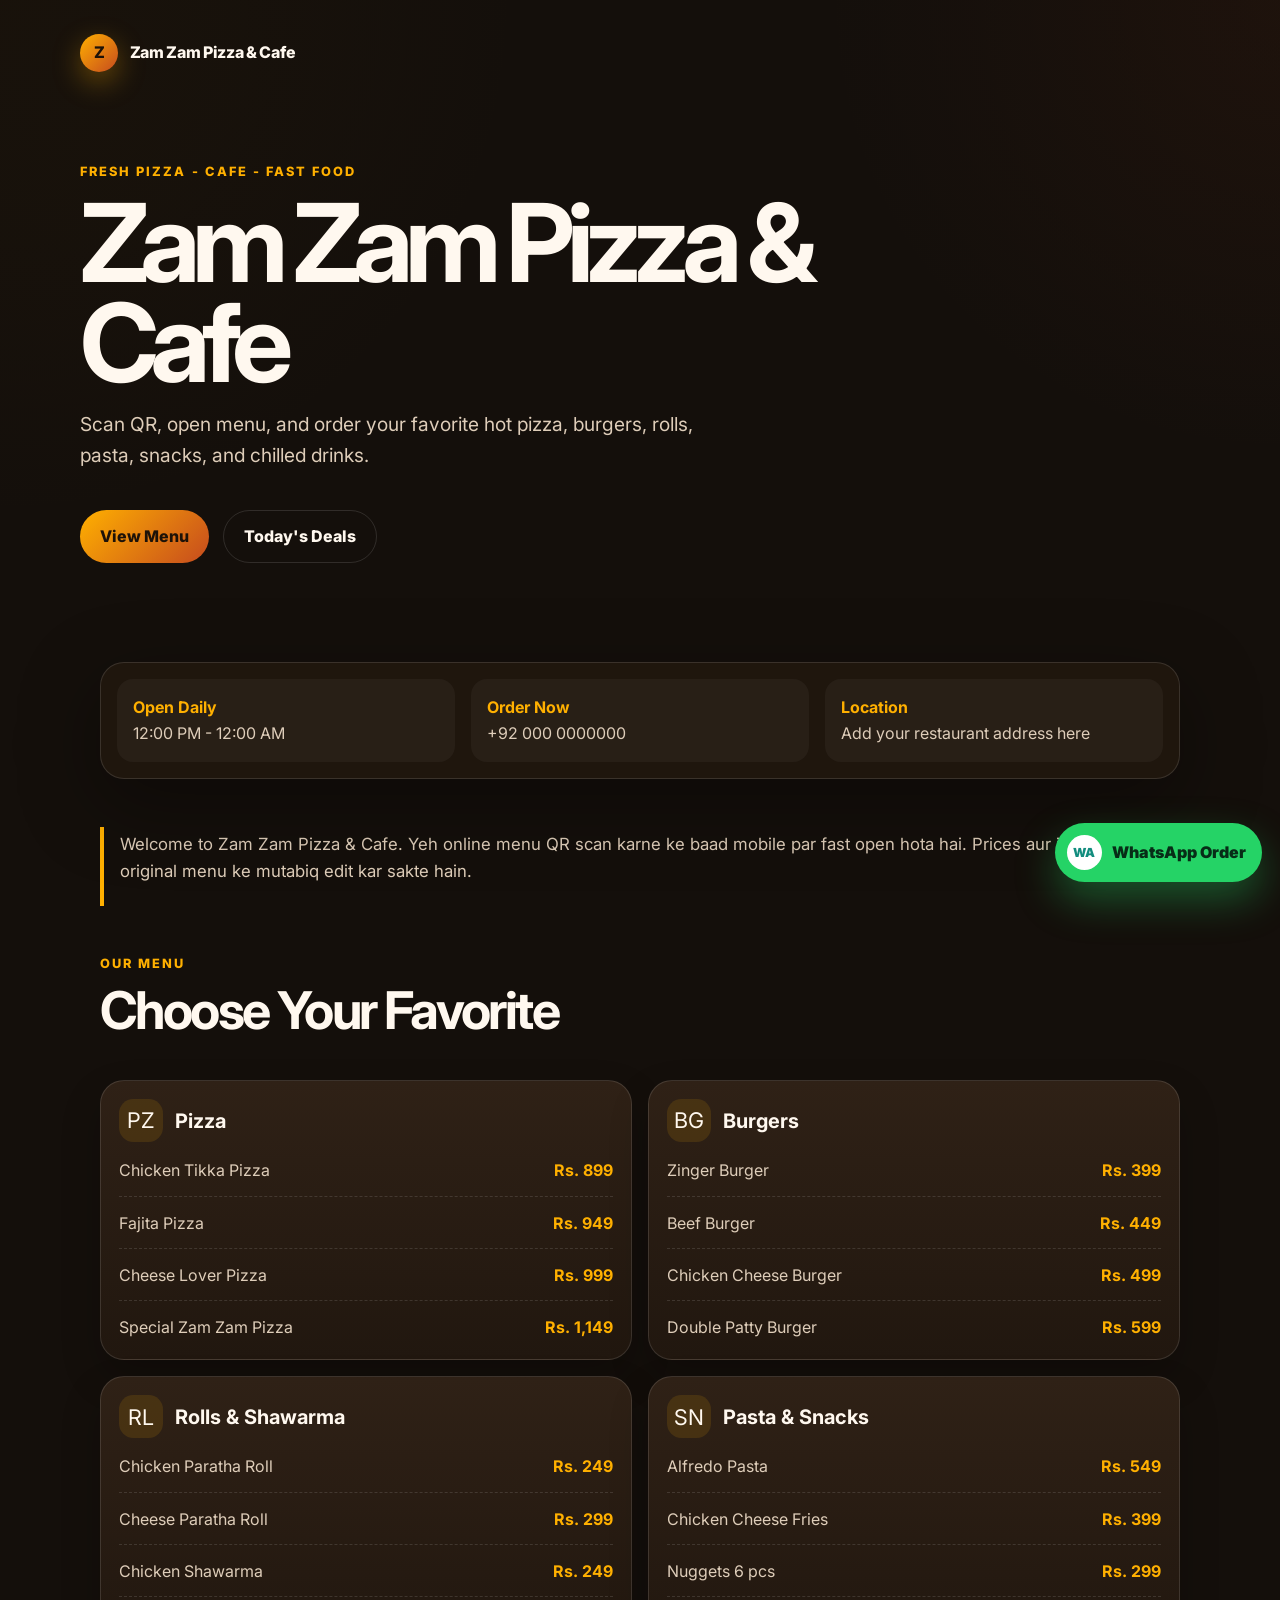
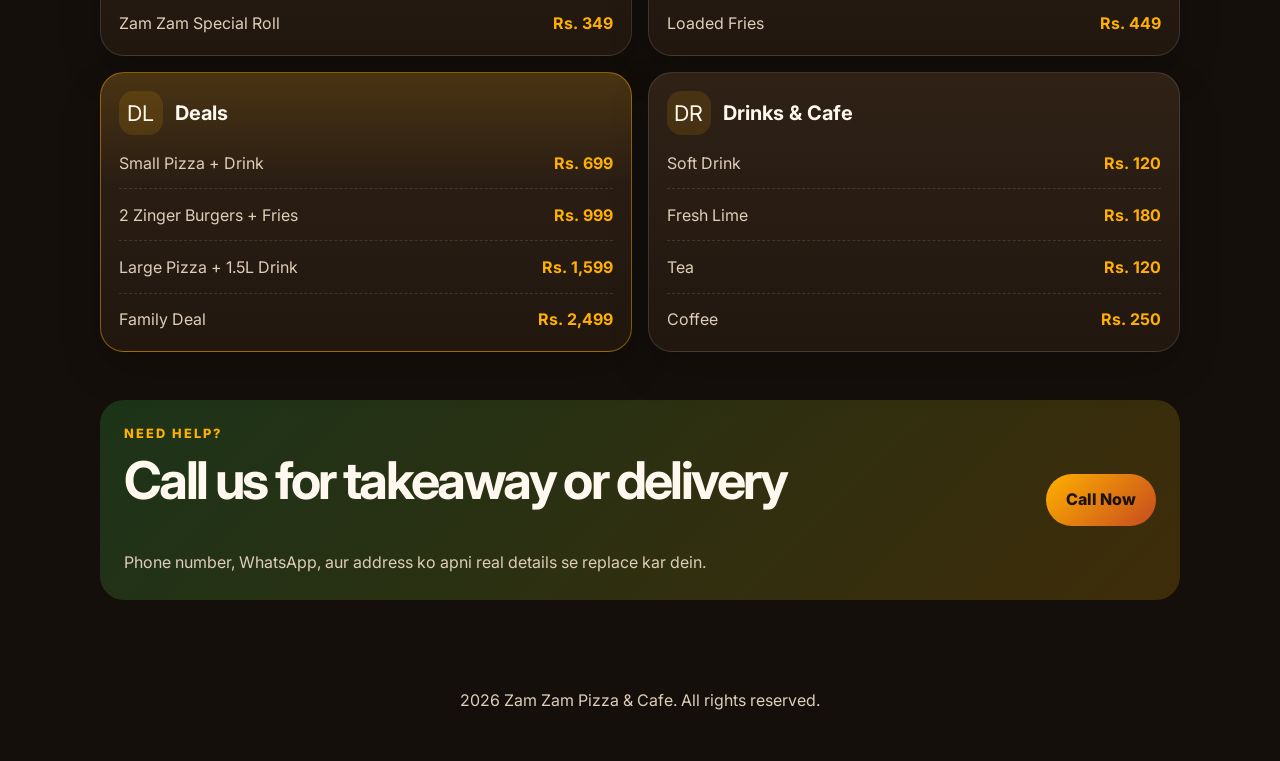
<file: index.html>
<!doctype html>
<html lang="en">
  <head>
    <meta charset="utf-8">
    <meta name="viewport" content="width=device-width, initial-scale=1">
    <meta name="description" content="Online menu for Zam Zam Pizza & Cafe. Scan the QR code to view pizzas, burgers, rolls, pasta, deals, and drinks.">
    <title>Zam Zam Pizza & Cafe - Online Menu</title>
    <link rel="preconnect" href="https://fonts.googleapis.com">
    <link rel="preconnect" href="https://fonts.gstatic.com" crossorigin>
    <link href="https://fonts.googleapis.com/css2?family=Inter:wght@400;600;700;800&display=swap" rel="stylesheet">
    <link rel="stylesheet" href="styles.css">
  </head>
  <body>
    <header class="hero">
      <nav class="topbar" aria-label="Main navigation">
        <a class="brand" href="#top" aria-label="Zam Zam Pizza & Cafe home">
          <span class="brand-mark">Z</span>
          <span data-restaurant-name>Zam Zam Pizza & Cafe</span>
        </a>
      </nav>

      <section id="top" class="hero-content">
        <p class="eyebrow" data-tagline>Fresh Pizza - Cafe - Fast Food</p>
        <h1 data-restaurant-name>Zam Zam Pizza & Cafe</h1>
        <p class="hero-text" data-hero-text>
          Scan QR, open menu, and order your favorite hot pizza, burgers, rolls,
          pasta, snacks, and chilled drinks.
        </p>
        <div class="hero-actions">
          <a class="button primary" href="#menu">View Menu</a>
          <a class="button secondary" href="#deals">Today's Deals</a>
        </div>
      </section>
    </header>

    <main>
      <section class="notice" aria-label="Ordering details">
        <div>
          <strong data-hours-label>Open Daily</strong>
          <span data-hours>12:00 PM - 12:00 AM</span>
        </div>
        <div>
          <strong data-phone-label>Order Now</strong>
          <a data-phone href="tel:+920000000000">+92 000 0000000</a>
        </div>
        <div>
          <strong data-location-label>Location</strong>
          <span data-address>Add your restaurant address here</span>
        </div>
      </section>

      <section class="intro">
        <p data-intro>
          Welcome to Zam Zam Pizza & Cafe. Yeh online menu QR scan karne ke baad
          mobile par fast open hota hai. Prices aur items ko apne original menu
          ke mutabiq edit kar sakte hain.
        </p>
      </section>

      <section id="menu" class="menu-section">
        <div class="section-heading">
          <p class="eyebrow">Our Menu</p>
          <h2>Choose Your Favorite</h2>
        </div>

        <div class="category-grid" id="menu-categories"></div>
      </section>

      <section class="cta">
        <div>
          <p class="eyebrow">Need Help?</p>
          <h2 data-help-title>Call us for takeaway or delivery</h2>
          <p data-help-text>Phone number, WhatsApp, aur address ko apni real details se replace kar dein.</p>
        </div>
        <a class="button primary" data-call-button href="tel:+920000000000">Call Now</a>
      </section>
    </main>

    <a class="whatsapp-float" data-whatsapp-button href="https://wa.me/920000000000" target="_blank" rel="noopener" aria-label="Order on WhatsApp">
      <span class="whatsapp-dot">WA</span>
      <span>WhatsApp Order</span>
    </a>

    <footer>
      <p><span id="year"></span> <span data-restaurant-name>Zam Zam Pizza & Cafe</span>. All rights reserved.</p>
    </footer>

    <script src="menu-data.js"></script>
    <script src="app.js"></script>
  </body>
</html>
</file>
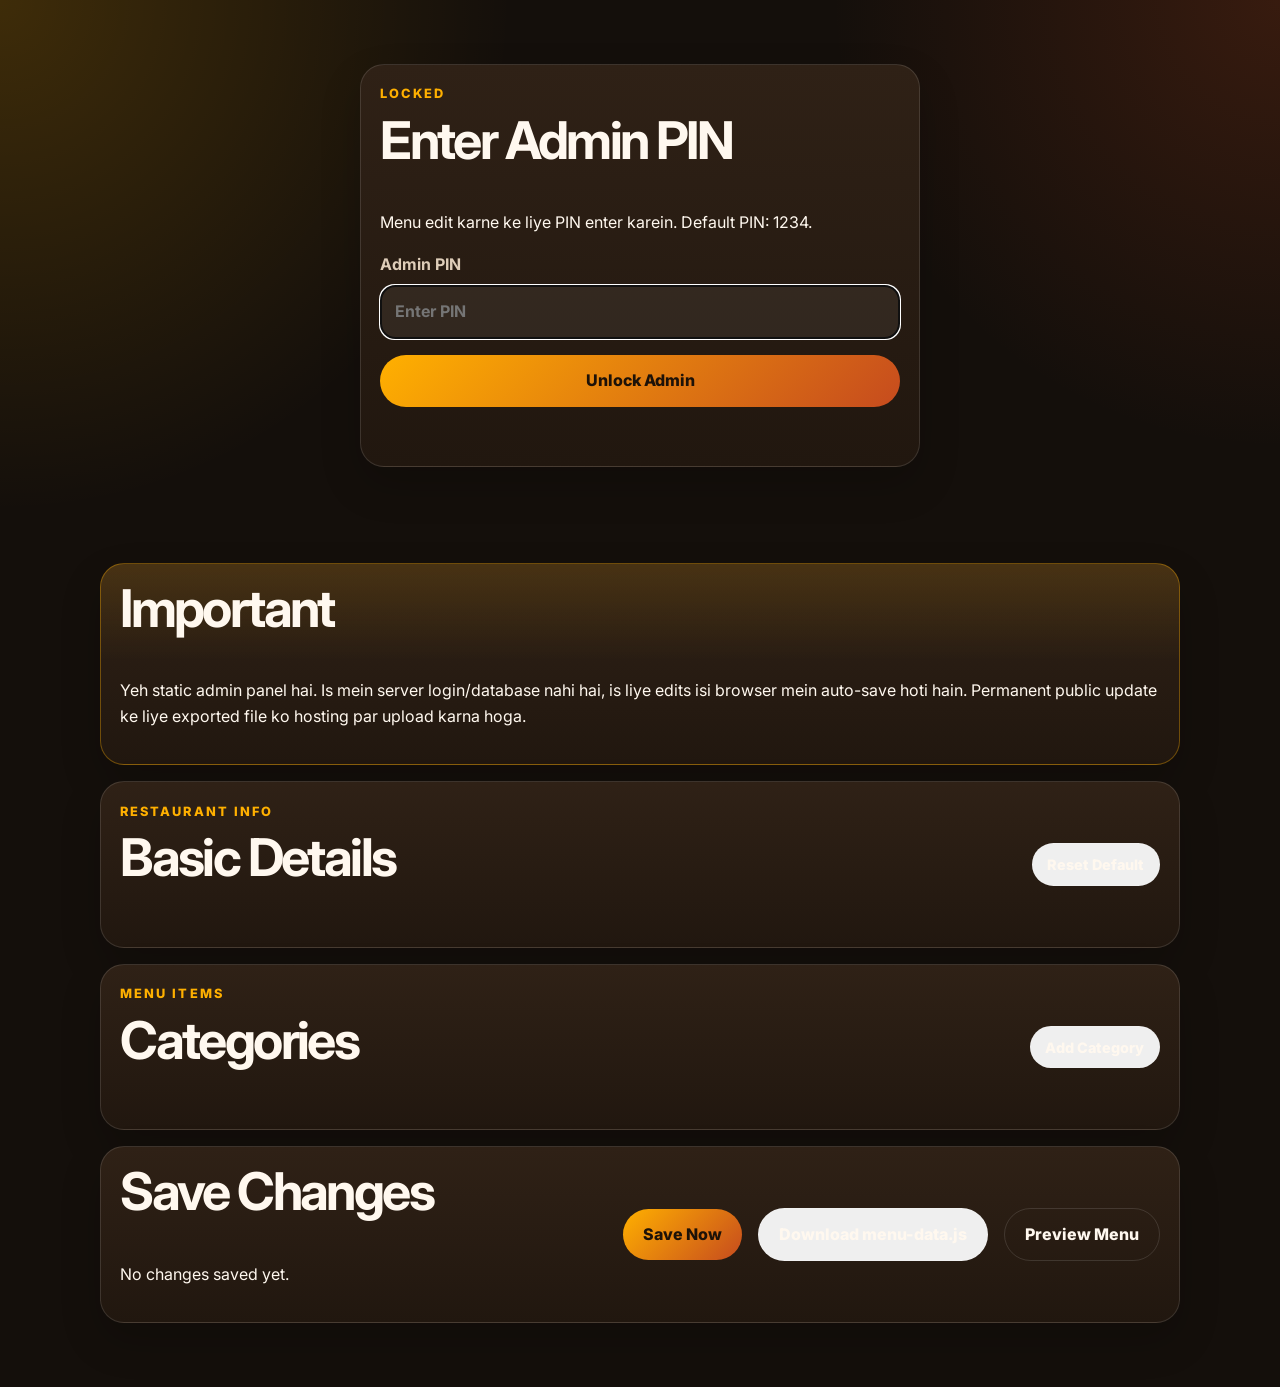
<file: admin.html>
<!doctype html>
<html lang="en">
  <head>
    <meta charset="utf-8">
    <meta name="viewport" content="width=device-width, initial-scale=1">
    <meta name="description" content="Admin panel for editing Zam Zam Pizza & Cafe menu.">
    <title>Admin Panel - Zam Zam Pizza & Cafe</title>
    <link rel="preconnect" href="https://fonts.googleapis.com">
    <link rel="preconnect" href="https://fonts.gstatic.com" crossorigin>
    <link href="https://fonts.googleapis.com/css2?family=Inter:wght@400;600;700;800&display=swap" rel="stylesheet">
    <link rel="stylesheet" href="styles.css">
  </head>
  <body>
    <header class="admin-header" id="admin-header" hidden>
      <nav class="topbar" aria-label="Admin navigation">
        <a class="brand" href="index.html">
          <span class="brand-mark">Z</span>
          <span>Zam Zam Pizza & Cafe</span>
        </a>
        <div class="nav-actions">
          <a class="qr-link" href="index.html">View Menu</a>
          <a class="qr-link" href="qr.html">Print QR</a>
        </div>
      </nav>

      <section class="admin-hero">
        <p class="eyebrow">Admin Panel</p>
        <h1>Edit Menu</h1>
        <p>
          Items aur prices edit karein. Save karne ke baad isi device/browser par
          menu updated nazar aayega. Public website update karne ke liye
          "Download menu-data.js" file ko repository mein replace karein.
        </p>
      </section>
    </header>

    <main class="admin-lock" id="admin-lock">
      <section class="admin-card lock-card">
        <p class="eyebrow">Locked</p>
        <h2>Enter Admin PIN</h2>
        <p>Menu edit karne ke liye PIN enter karein. Default PIN: 1234.</p>
        <form class="pin-form" id="pin-form">
          <label class="field">
            <span>Admin PIN</span>
            <input id="pin-input" type="password" inputmode="numeric" autocomplete="current-password" placeholder="Enter PIN">
          </label>
          <button class="button primary" type="submit">Unlock Admin</button>
        </form>
        <p class="pin-error" id="pin-error" role="alert"></p>
      </section>
    </main>

    <main class="admin-shell" id="admin-shell" hidden>
      <section class="admin-card warning-card">
        <h2>Important</h2>
        <p>
          Yeh static admin panel hai. Is mein server login/database nahi hai, is
          liye edits isi browser mein auto-save hoti hain. Permanent public update
          ke liye exported file ko hosting par upload karna hoga.
        </p>
      </section>

      <section class="admin-card">
        <div class="admin-card-heading">
          <div>
            <p class="eyebrow">Restaurant Info</p>
            <h2>Basic Details</h2>
          </div>
          <button class="button secondary compact" type="button" id="reset-default">Reset Default</button>
        </div>

        <div class="form-grid" id="restaurant-fields"></div>
      </section>

      <section class="admin-card">
        <div class="admin-card-heading">
          <div>
            <p class="eyebrow">Menu Items</p>
            <h2>Categories</h2>
          </div>
          <button class="button secondary compact" type="button" id="add-category">Add Category</button>
        </div>

        <div class="category-editor" id="category-editor"></div>
      </section>

      <section class="admin-actions admin-card">
        <div>
          <h2>Save Changes</h2>
          <p id="admin-status">No changes saved yet.</p>
        </div>
        <div class="admin-button-row">
          <button class="button primary" type="button" id="save-menu">Save Now</button>
          <button class="button secondary" type="button" id="download-data">Download menu-data.js</button>
          <a class="button secondary" href="index.html">Preview Menu</a>
        </div>
      </section>
    </main>

    <script src="menu-data.js"></script>
    <script src="admin.js"></script>
  </body>
</html>
</file>
<file: styles.css>
:root {
  --bg: #140f0b;
  --card: #21170f;
  --card-strong: #2f2116;
  --text: #fff8ef;
  --muted: #decdb9;
  --brand: #ffb000;
  --brand-dark: #c64b1e;
  --accent: #39b54a;
  --line: rgba(255, 255, 255, 0.12);
  --shadow: 0 24px 80px rgba(0, 0, 0, 0.35);
}

* {
  box-sizing: border-box;
}

html {
  scroll-behavior: smooth;
}

body {
  margin: 0;
  background:
    radial-gradient(circle at top left, rgba(255, 176, 0, 0.18), transparent 32rem),
    radial-gradient(circle at top right, rgba(198, 75, 30, 0.2), transparent 28rem),
    var(--bg);
  color: var(--text);
  font-family: "Inter", Arial, sans-serif;
  line-height: 1.6;
}

a {
  color: inherit;
}

.hero {
  min-height: 78vh;
  padding: 1.25rem;
  background:
    linear-gradient(135deg, rgba(20, 15, 11, 0.9), rgba(20, 15, 11, 0.62)),
    url("https://images.unsplash.com/photo-1513104890138-7c749659a591?auto=format&fit=crop&w=1600&q=80") center/cover;
}

.admin-header {
  padding: 1.25rem;
  background:
    radial-gradient(circle at top left, rgba(255, 176, 0, 0.18), transparent 30rem),
    linear-gradient(135deg, #21170f, #140f0b);
}

.topbar,
.hero-content,
.admin-hero,
main,
footer {
  width: min(1120px, 100%);
  margin: 0 auto;
}

.topbar {
  display: flex;
  align-items: center;
  justify-content: space-between;
  gap: 1rem;
  padding: 0.85rem 0;
}

.brand,
.qr-link,
.button {
  text-decoration: none;
}

.brand {
  display: inline-flex;
  align-items: center;
  gap: 0.7rem;
  font-weight: 800;
  letter-spacing: -0.02em;
}

.nav-actions {
  display: flex;
  flex-wrap: wrap;
  justify-content: flex-end;
  gap: 0.6rem;
}

.brand-mark {
  display: grid;
  width: 2.4rem;
  height: 2.4rem;
  place-items: center;
  border-radius: 50%;
  background: linear-gradient(135deg, var(--brand), var(--brand-dark));
  color: #1d1208;
  box-shadow: 0 10px 28px rgba(255, 176, 0, 0.35);
}

.qr-link {
  border: 1px solid var(--line);
  border-radius: 999px;
  padding: 0.65rem 1rem;
  color: var(--muted);
  font-weight: 700;
}

.hero-content {
  display: grid;
  align-content: center;
  min-height: 58vh;
  padding: 4rem 0 2rem;
}

.admin-hero {
  padding: 3rem 0 2.5rem;
}

.admin-hero p {
  max-width: 740px;
  color: var(--muted);
}

.eyebrow {
  margin: 0 0 0.65rem;
  color: var(--brand);
  font-size: 0.8rem;
  font-weight: 800;
  letter-spacing: 0.16em;
  text-transform: uppercase;
}

h1,
h2,
h3,
p {
  margin-top: 0;
}

h1 {
  max-width: 780px;
  margin-bottom: 1rem;
  font-size: clamp(3rem, 10vw, 6.8rem);
  line-height: 0.92;
  letter-spacing: -0.08em;
}

h2 {
  font-size: clamp(2rem, 5vw, 3.25rem);
  line-height: 1;
  letter-spacing: -0.05em;
}

h3 {
  margin-bottom: 0;
  font-size: 1.25rem;
}

.hero-text {
  max-width: 620px;
  color: var(--muted);
  font-size: clamp(1rem, 2.6vw, 1.2rem);
}

.hero-actions {
  display: flex;
  flex-wrap: wrap;
  gap: 0.85rem;
  margin-top: 1.25rem;
}

.button {
  display: inline-flex;
  align-items: center;
  justify-content: center;
  min-height: 3rem;
  border: 0;
  border-radius: 999px;
  padding: 0.8rem 1.25rem;
  font: inherit;
  font-weight: 800;
  cursor: pointer;
}

.button.compact {
  min-height: auto;
  padding: 0.55rem 0.9rem;
  font-size: 0.9rem;
}

.button.primary {
  background: linear-gradient(135deg, var(--brand), var(--brand-dark));
  color: #1d1208;
}

.button.secondary {
  border: 1px solid var(--line);
  color: var(--text);
}

main {
  padding: 2rem 1.25rem 4rem;
}

.notice {
  display: grid;
  grid-template-columns: repeat(3, 1fr);
  gap: 1rem;
  margin-top: -4.5rem;
  border: 1px solid var(--line);
  border-radius: 1.5rem;
  padding: 1rem;
  background: rgba(33, 23, 15, 0.92);
  box-shadow: var(--shadow);
  backdrop-filter: blur(14px);
}

.notice div {
  padding: 1rem;
  border-radius: 1rem;
  background: rgba(255, 255, 255, 0.04);
}

.notice strong,
.notice span,
.notice a {
  display: block;
}

.notice strong {
  color: var(--brand);
}

.notice span,
.notice a {
  color: var(--muted);
  text-decoration: none;
}

.intro {
  margin: 3rem 0;
  border-left: 4px solid var(--brand);
  padding: 0.25rem 0 0.25rem 1rem;
  color: var(--muted);
  font-size: 1.05rem;
}

.section-heading {
  margin-bottom: 1.5rem;
}

.category-grid {
  display: grid;
  grid-template-columns: repeat(2, minmax(0, 1fr));
  gap: 1rem;
}

.menu-card {
  border: 1px solid var(--line);
  border-radius: 1.5rem;
  padding: 1.15rem;
  background: linear-gradient(180deg, var(--card-strong), var(--card));
  box-shadow: 0 18px 40px rgba(0, 0, 0, 0.2);
}

.menu-card.highlight {
  border-color: rgba(255, 176, 0, 0.45);
  background:
    linear-gradient(180deg, rgba(255, 176, 0, 0.13), transparent 40%),
    linear-gradient(180deg, var(--card-strong), var(--card));
}

.card-heading {
  display: flex;
  align-items: center;
  gap: 0.75rem;
  margin-bottom: 1rem;
}

.icon {
  display: grid;
  width: 2.7rem;
  height: 2.7rem;
  place-items: center;
  border-radius: 0.9rem;
  background: rgba(255, 176, 0, 0.12);
  font-size: 1.35rem;
}

.menu-list {
  display: grid;
  gap: 0.85rem;
  margin: 0;
  padding: 0;
  list-style: none;
}

.menu-list li {
  display: flex;
  align-items: baseline;
  justify-content: space-between;
  gap: 1rem;
  border-bottom: 1px dashed var(--line);
  padding-bottom: 0.75rem;
}

.menu-list li:last-child {
  border-bottom: 0;
  padding-bottom: 0;
}

.menu-list span {
  color: var(--muted);
}

.menu-list strong {
  color: var(--brand);
  white-space: nowrap;
}

.cta {
  display: flex;
  align-items: center;
  justify-content: space-between;
  gap: 1rem;
  margin-top: 3rem;
  border-radius: 1.5rem;
  padding: 1.5rem;
  background: linear-gradient(135deg, rgba(57, 181, 74, 0.22), rgba(255, 176, 0, 0.18));
}

.cta p:last-child {
  margin-bottom: 0;
  color: var(--muted);
}

.admin-lock,
.admin-shell {
  display: grid;
  gap: 1rem;
}

.lock-card {
  width: min(560px, 100%);
  margin: 2rem auto 0;
}

.pin-form {
  display: grid;
  gap: 1rem;
  margin-top: 1rem;
}

.pin-error {
  min-height: 1.6rem;
  margin: 0.9rem 0 0;
  color: #ffb09e;
  font-weight: 800;
}

.admin-card,
.admin-category {
  border: 1px solid var(--line);
  border-radius: 1.5rem;
  padding: 1.2rem;
  background: linear-gradient(180deg, var(--card-strong), var(--card));
  box-shadow: 0 18px 40px rgba(0, 0, 0, 0.18);
}

.warning-card {
  border-color: rgba(255, 176, 0, 0.35);
  background:
    linear-gradient(180deg, rgba(255, 176, 0, 0.12), transparent 48%),
    linear-gradient(180deg, var(--card-strong), var(--card));
}

.admin-card-heading,
.admin-category-top,
.admin-actions,
.admin-button-row {
  display: flex;
  align-items: center;
  justify-content: space-between;
  gap: 1rem;
}

.form-grid {
  display: grid;
  grid-template-columns: repeat(2, minmax(0, 1fr));
  gap: 1rem;
}

.field,
.check-field {
  display: grid;
  gap: 0.45rem;
  color: var(--muted);
  font-weight: 700;
}

.field input,
.field textarea {
  width: 100%;
  border: 1px solid var(--line);
  border-radius: 0.9rem;
  padding: 0.85rem;
  background: rgba(255, 255, 255, 0.06);
  color: var(--text);
  font: inherit;
}

.field textarea {
  min-height: 6.5rem;
  resize: vertical;
}

.check-field {
  display: inline-flex;
  align-items: center;
  margin: 1rem 0;
}

.category-editor,
.item-editor {
  display: grid;
  gap: 1rem;
}

.admin-category {
  background: rgba(255, 255, 255, 0.04);
}

.admin-category h3 {
  color: var(--brand);
}

.item-row {
  display: grid;
  grid-template-columns: minmax(0, 1fr) minmax(10rem, 0.4fr) auto;
  align-items: end;
  gap: 0.75rem;
  border-bottom: 1px dashed var(--line);
  padding-bottom: 0.9rem;
}

.small-danger {
  border: 1px solid rgba(255, 110, 80, 0.45);
  border-radius: 999px;
  padding: 0.65rem 0.9rem;
  background: rgba(255, 110, 80, 0.1);
  color: #ffb09e;
  cursor: pointer;
  font: inherit;
  font-weight: 800;
}

.whatsapp-float {
  position: fixed;
  right: 1.1rem;
  bottom: 1.1rem;
  z-index: 30;
  display: inline-flex;
  align-items: center;
  gap: 0.65rem;
  border-radius: 999px;
  padding: 0.75rem 1rem 0.75rem 0.75rem;
  background: #25d366;
  color: #072d17;
  font-weight: 900;
  text-decoration: none;
  box-shadow: 0 18px 40px rgba(37, 211, 102, 0.35);
}

.whatsapp-dot {
  display: grid;
  width: 2.2rem;
  height: 2.2rem;
  place-items: center;
  border-radius: 50%;
  background: #fff;
  color: #128c7e;
  font-size: 0.78rem;
  font-weight: 900;
}

.whatsapp-float:hover,
.whatsapp-float:focus-visible {
  transform: translateY(-2px);
}

footer {
  padding: 1.5rem 1.25rem 2rem;
  color: var(--muted);
  text-align: center;
}

.qr-page {
  display: grid;
  min-height: 100vh;
  place-items: center;
  padding: 1rem;
}

.qr-card {
  width: min(540px, 100%);
  border: 1px solid var(--line);
  border-radius: 1.5rem;
  padding: 1.4rem;
  background: linear-gradient(180deg, var(--card-strong), var(--card));
  box-shadow: var(--shadow);
  text-align: center;
}

.qr-box {
  display: grid;
  width: min(320px, 100%);
  min-height: 320px;
  margin: 1.5rem auto;
  place-items: center;
  border-radius: 1.2rem;
  background: #fff;
  padding: 1rem;
}

.qr-box img {
  width: 100%;
  height: auto;
}

.qr-url {
  overflow-wrap: anywhere;
  border-radius: 0.9rem;
  padding: 0.85rem;
  background: rgba(255, 255, 255, 0.05);
  color: var(--muted);
  font-size: 0.95rem;
}

.qr-actions {
  display: flex;
  flex-wrap: wrap;
  justify-content: center;
  gap: 0.75rem;
  margin-top: 1.2rem;
}

@media (max-width: 760px) {
  .notice,
  .category-grid {
    grid-template-columns: 1fr;
  }

  .notice {
    margin-top: -3rem;
  }

  .cta {
    align-items: stretch;
    flex-direction: column;
  }

  .admin-card-heading,
  .admin-category-top,
  .admin-actions,
  .admin-button-row {
    align-items: stretch;
    flex-direction: column;
  }

  .form-grid,
  .item-row {
    grid-template-columns: 1fr;
  }

  .whatsapp-float {
    right: 0.85rem;
    bottom: 0.85rem;
    padding-right: 0.9rem;
  }

  .button {
    width: 100%;
  }
}

@media print {
  body {
    background: #fff;
    color: #111;
  }

  .qr-card {
    border: 0;
    box-shadow: none;
  }

  .qr-actions,
  .qr-card .eyebrow {
    display: none;
  }
}
</file>
